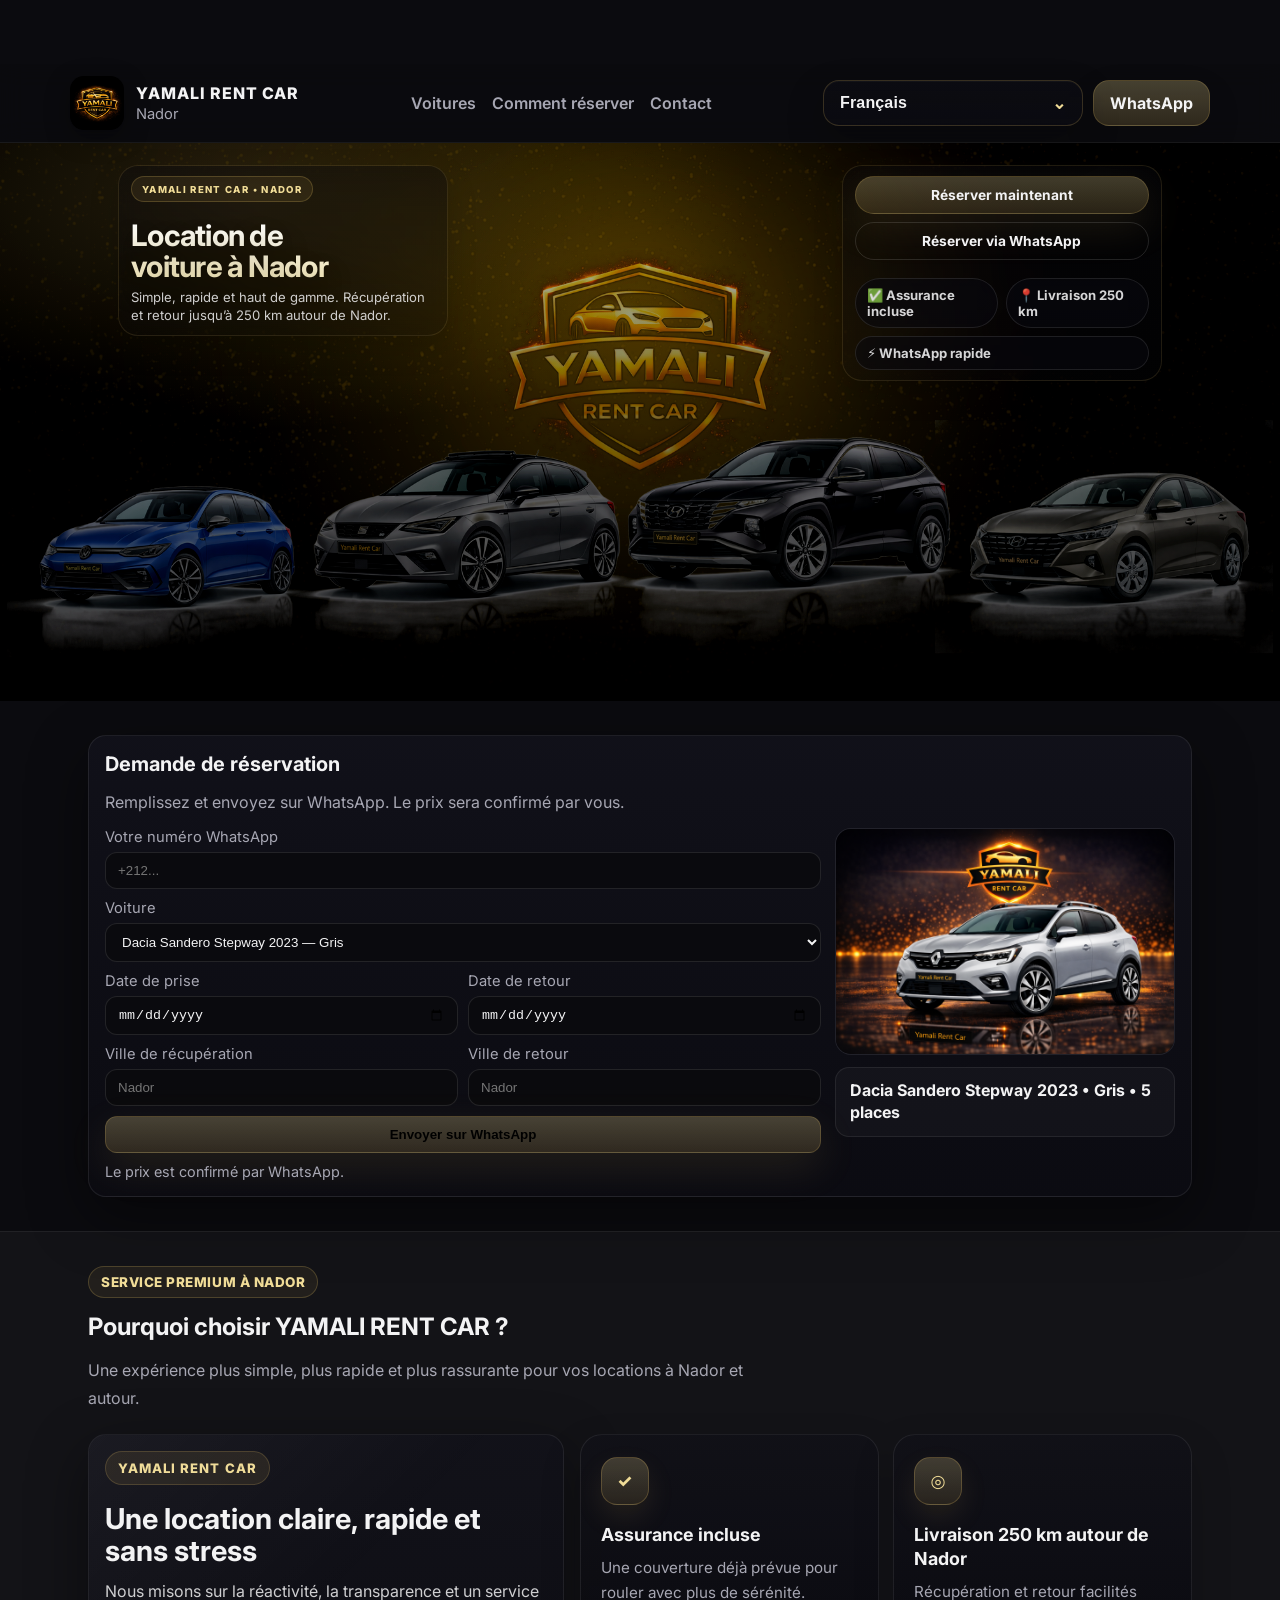
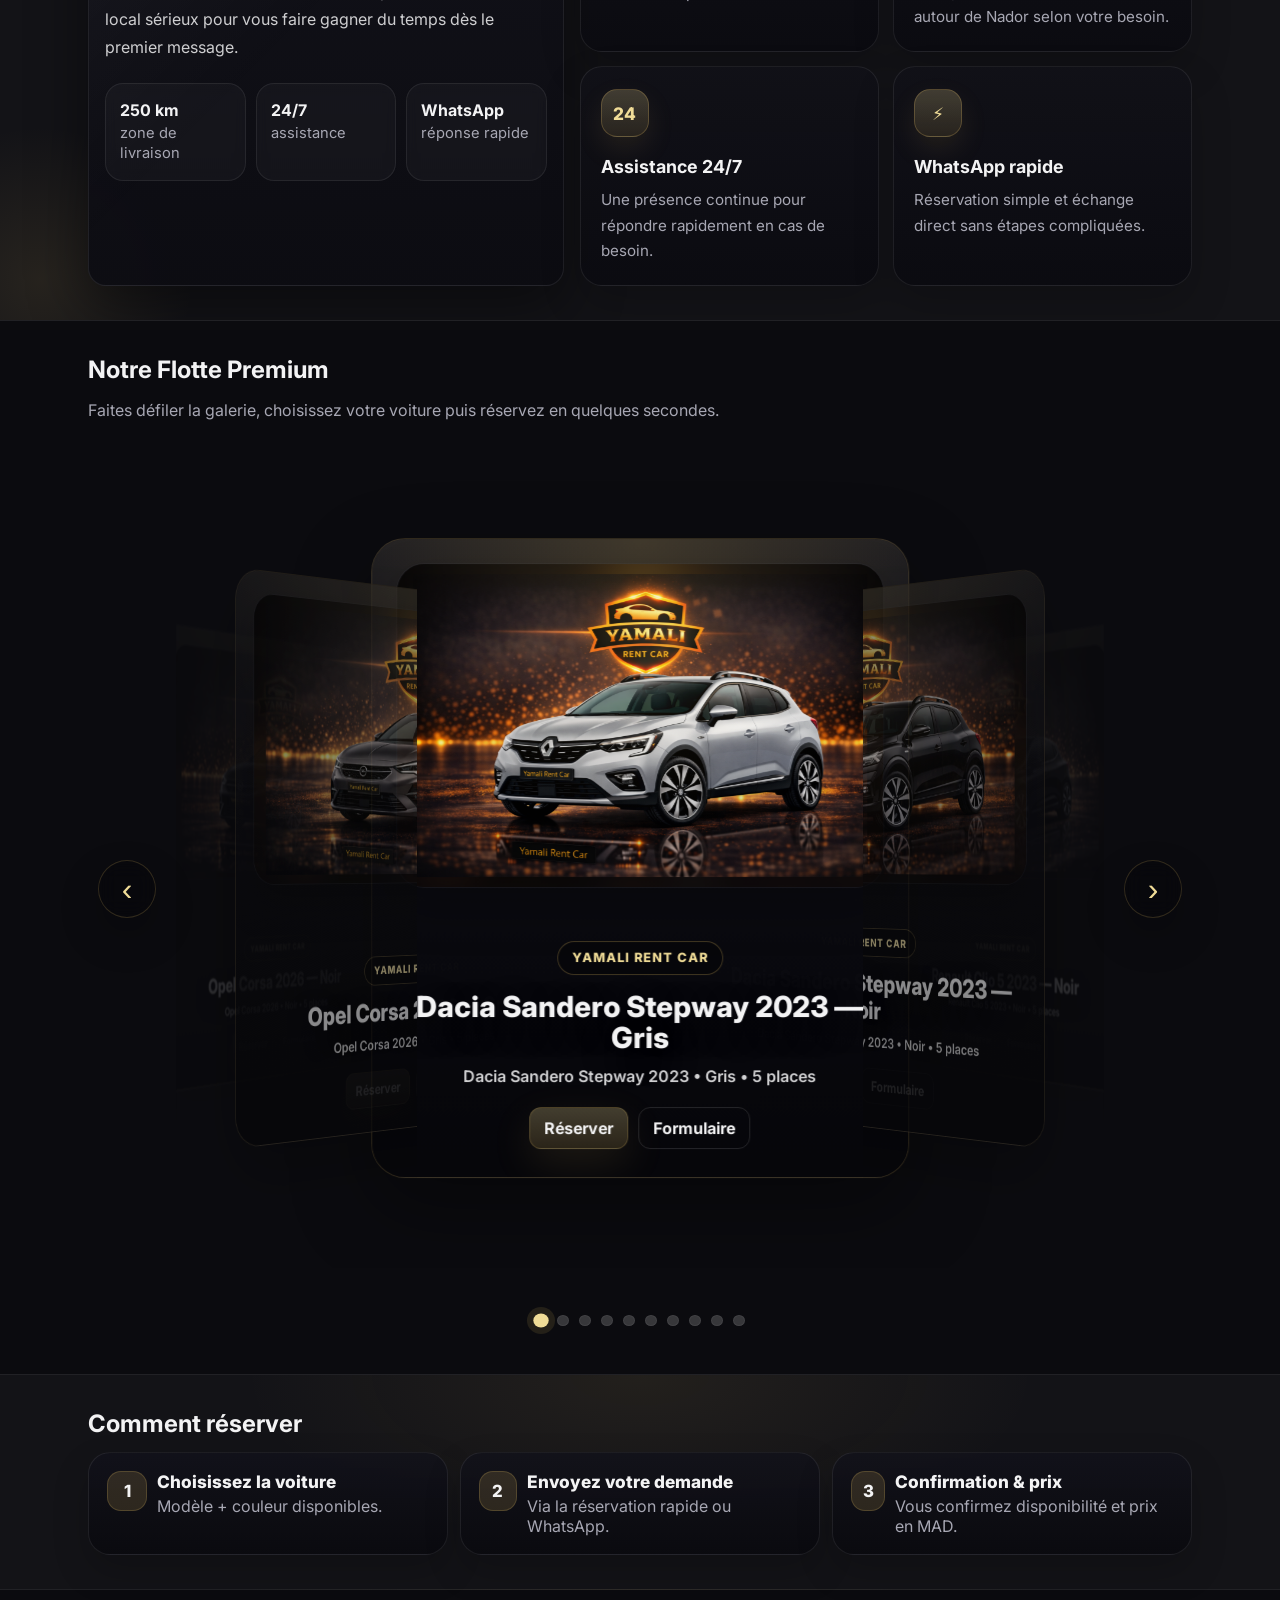
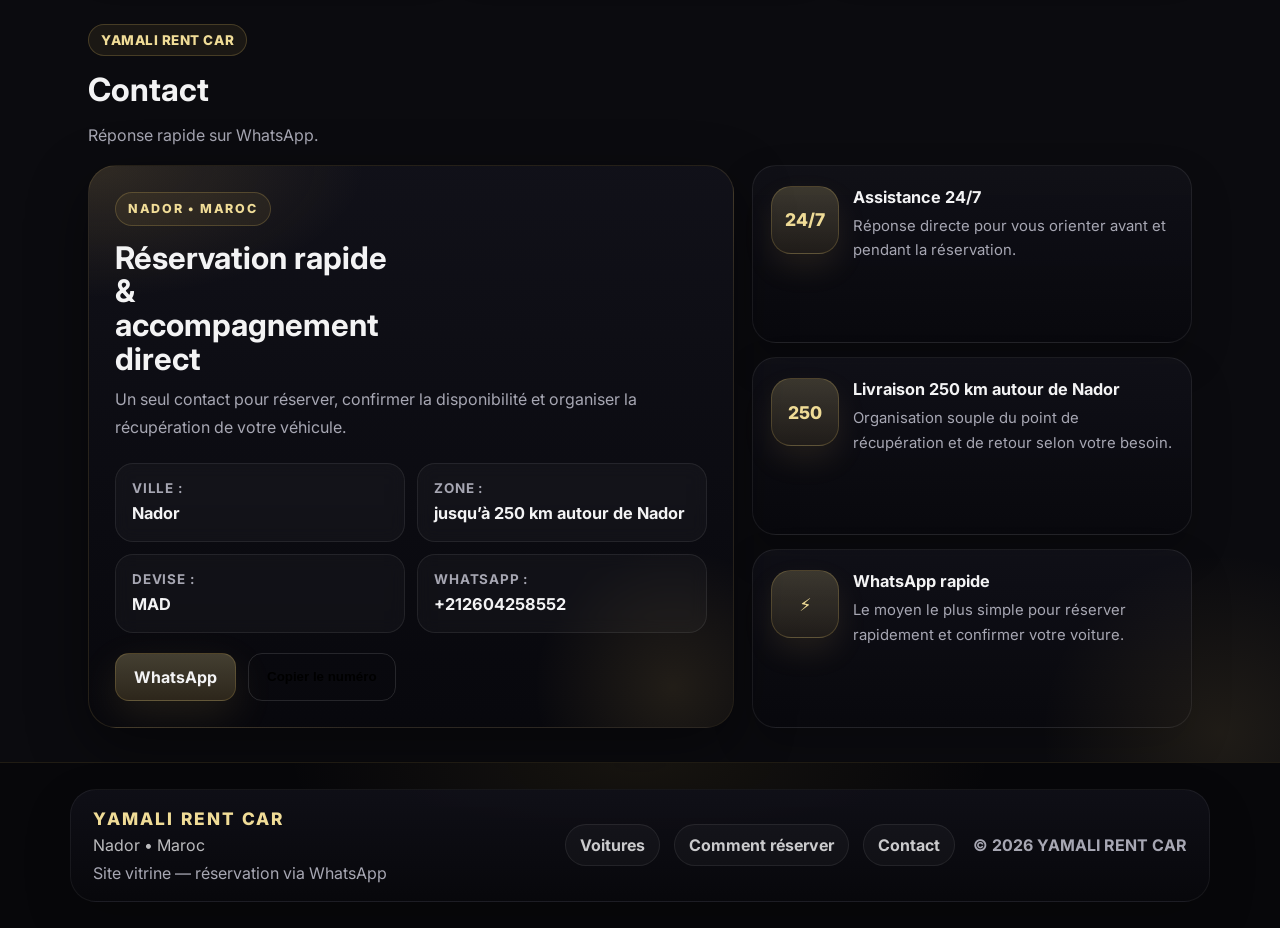
<file: index.html>
<!doctype html>
<html lang="fr" dir="ltr">
<head>
  <meta charset="utf-8" />
  <meta name="viewport" content="width=device-width, initial-scale=1" />
  <title>YAMALI RENT CAR — Nador | Location de voiture</title>
  <meta name="description" content="YAMALI RENT CAR à Nador — réservation rapide via WhatsApp. Récupération et retour jusqu’à 250 km autour de Nador." />
  <link rel="icon" href="assets/logo.png" />
  <link rel="preconnect" href="https://fonts.googleapis.com">
  <link rel="preconnect" href="https://fonts.gstatic.com" crossorigin>
  <link href="https://fonts.googleapis.com/css2?family=Inter:wght@400;600;800&family=Noto+Kufi+Arabic:wght@400;600;800&display=swap" rel="stylesheet">
  <link rel="stylesheet" href="styles.css?v=14" />
</head>
<body>
  <header class="header">
    <div class="container header__inner">
      <a class="brand" href="#top" aria-label="YAMALI RENT CAR">
        <img src="assets/logo.png" alt="YAMALI RENT CAR" class="brand__logo" />
        <div class="brand__text">
          <div class="brand__name">YAMALI RENT CAR</div>
          <div class="brand__city">Nador</div>
        </div>
      </a>

      <nav class="nav">
        <a href="#cars" data-i18n="nav_cars">Voitures</a>
        <a href="#how" data-i18n="nav_how">Comment réserver</a>
        <a href="#contact" data-i18n="nav_contact">Contact</a>
      </nav>

      <div class="actions">
        <div class="langMenu" id="langMenu">
          <button class="langMenu__trigger" id="langTrigger" type="button" aria-haspopup="listbox" aria-expanded="false" aria-label="Choisir la langue">
            <span class="langMenu__current" id="langCurrentLabel">Français</span>
            <span class="langMenu__chevron" aria-hidden="true">⌄</span>
          </button>

          <div class="langMenu__dropdown" id="langDropdown" role="listbox" aria-label="Choisir la langue">
            <button class="langMenu__option is-active" type="button" data-lang-option="fr">Français</button>
            <button class="langMenu__option" type="button" data-lang-option="ar">العربية</button>
            <button class="langMenu__option" type="button" data-lang-option="en">English</button>
            <button class="langMenu__option" type="button" data-lang-option="nl">Nederlands</button>
            <button class="langMenu__option" type="button" data-lang-option="de">Deutsch</button>
          </div>

          <select class="langSelect srOnly" id="langSelect" aria-hidden="true" tabindex="-1">
            <option value="fr">Français</option>
            <option value="ar">العربية</option>
            <option value="en">English</option>
            <option value="nl">Nederlands</option>
            <option value="de">Deutsch</option>
          </select>
        </div>
        <a class="btn btn--primary" id="waTop" target="_blank" rel="noopener" href="https://wa.me/212604258552" data-i18n="cta_whatsapp">WhatsApp</a>
      </div>
    </div>
  </header>

  <main id="top">
    <section class="heroCover" aria-label="Hero">
      <div class="heroCover__bg" role="img" aria-label="Showroom"></div>
      <div class="container heroCover__inner">
        <div class="heroCover__rail">
          <div class="heroCover__panel heroCover__panel--left">
            <div class="heroCover__eyebrow">YAMALI RENT CAR • NADOR</div>
            <div class="heroCover__textWrap">
              <h1 data-i18n="hero_title">Location de voiture à Nador</h1>
              <p class="lead" data-i18n="hero_sub">Simple, rapide et haut de gamme. Récupération et retour jusqu’à 250 km autour de Nador.</p>
            </div>
          </div>

          <div class="heroCover__panel heroCover__panel--right">
            <div class="heroCover__cta">
              <a class="btn btn--primary" href="#reserve" data-i18n="cta_reserve">Réserver maintenant</a>
              <a class="btn btn--ghost" id="waHero" target="_blank" rel="noopener" href="https://wa.me/212604258552" data-i18n="cta_reserve_whatsapp">Réserver via WhatsApp</a>
            </div>

            <div class="badges">
              <div class="badge" data-i18n="badge_1">✅ Assurance incluse</div>
              <div class="badge" data-i18n="badge_2">📍 Livraison 250 km</div>
              <div class="badge" data-i18n="badge_3">⚡ WhatsApp rapide</div>
            </div>
          </div>
        </div>
      </div>
    </section>

    <section class="section" id="reserve">
      <div class="container">
        <div class="card">
          <div class="reserveHeader">
            <div>
              <h2 data-i18n="card_title">Demande de réservation</h2>
              <p class="muted" data-i18n="card_sub">Remplissez et envoyez sur WhatsApp. Le prix sera confirmé par vous.</p>
            </div>
          </div>

          <div class="reserve__grid">
            <form id="quickForm" class="reserve__form">
              <label>
                <span data-i18n="f_whatsapp">Votre numéro WhatsApp</span>
                <input id="clientPhone" type="tel" placeholder="+212..." required />
              </label>

              <label>
                <span data-i18n="f_car">Voiture</span>
                <select id="carSelect"></select>
              </label>

              <div class="grid2">
                <label>
                  <span data-i18n="f_pickup_date">Date de prise</span>
                  <input id="pickupDate" type="date" required />
                </label>
                <label>
                  <span data-i18n="f_return_date">Date de retour</span>
                  <input id="returnDate" type="date" required />
                </label>
              </div>

              <div class="grid2">
                <label>
                  <span data-i18n="f_pickup_city">Ville de récupération</span>
                  <input id="pickupCity" type="text" placeholder="Nador" />
                </label>
                <label>
                  <span data-i18n="f_return_city">Ville de retour</span>
                  <input id="returnCity" type="text" placeholder="Nador" />
                </label>
              </div>

              <button class="btn btn--primary btn--full" type="submit" data-i18n="f_send">
                Envoyer sur WhatsApp
              </button>
              <p class="hint" data-i18n="f_hint">Le prix est confirmé par WhatsApp.</p>
            </form>

            <div class="reserve__preview">
              <div class="preview__frame">
                <img id="carPreview" src="assets/cars/car_01.svg" alt="Aperçu voiture" />
              </div>
              <div class="preview__meta" id="carMeta"></div>
            </div>
          </div>
        </div>
      </div>
    </section>

    <section class="section section--alt whySection" id="why">
      <div class="container">
        <div class="section__head whySection__head">
          <div>
            <span class="section__eyebrow" data-i18n="why_eyebrow">Service premium à Nador</span>
            <h2 data-i18n="why_title">Pourquoi choisir YAMALI RENT CAR ?</h2>
            <p class="muted whySection__sub" data-i18n="why_sub">Une expérience plus simple, plus rapide et plus rassurante pour vos locations à Nador et autour.</p>
          </div>
        </div>

        <div class="whyShowcase">
          <div class="whyIntro card">
            <div class="whyIntro__badge">YAMALI RENT CAR</div>
            <h3 data-i18n="why_lead_title">Une location claire, rapide et sans stress</h3>
            <p data-i18n="why_lead_text">Nous misons sur la réactivité, la transparence et un service local sérieux pour vous faire gagner du temps dès le premier message.</p>

            <div class="whyStats">
              <div class="whyStat">
                <strong>250 km</strong>
                <span data-i18n="why_stat_1">zone de livraison</span>
              </div>
              <div class="whyStat">
                <strong>24/7</strong>
                <span data-i18n="why_stat_2">assistance</span>
              </div>
              <div class="whyStat">
                <strong>WhatsApp</strong>
                <span data-i18n="why_stat_3">réponse rapide</span>
              </div>
            </div>
          </div>

          <div class="whyCards">
            <article class="whyCard">
              <div class="whyCard__icon">✓</div>
              <div>
                <h3 data-i18n="why_1">Assurance incluse</h3>
                <p data-i18n="why_1_desc">Une couverture déjà prévue pour rouler avec plus de sérénité.</p>
              </div>
            </article>

            <article class="whyCard">
              <div class="whyCard__icon">◎</div>
              <div>
                <h3 data-i18n="why_2">Livraison 250 km autour de Nador</h3>
                <p data-i18n="why_2_desc">Récupération et retour facilités autour de Nador selon votre besoin.</p>
              </div>
            </article>

            <article class="whyCard">
              <div class="whyCard__icon">24</div>
              <div>
                <h3 data-i18n="why_3">Assistance 24/7</h3>
                <p data-i18n="why_3_desc">Une présence continue pour répondre rapidement en cas de besoin.</p>
              </div>
            </article>

            <article class="whyCard">
              <div class="whyCard__icon">⚡</div>
              <div>
                <h3 data-i18n="why_4">WhatsApp rapide</h3>
                <p data-i18n="why_4_desc">Réservation simple et échange direct sans étapes compliquées.</p>
              </div>
            </article>
          </div>
        </div>
      </div>
    </section>

    <section id="cars" class="section">
      <div class="container">
        <div class="section__head">
          <h2 data-i18n="cars_title">Nos voitures</h2>
          <p class="muted" data-i18n="cars_sub">Modèles 2023–2026. Choisissez un modèle + couleur, puis réservez via WhatsApp.</p>
        </div>

        <div class="cars cars--carousel" id="carsGrid"></div>
      </div>
    </section>

    <section id="how" class="section section--alt">
      <div class="container">
        <div class="section__head">
          <h2 data-i18n="how_title">Comment réserver</h2>
        </div>

        <div class="steps">
          <div class="step">
            <div class="step__n">1</div>
            <div>
              <div class="step__t" data-i18n="how_1_t">Choisissez la voiture</div>
              <div class="muted" data-i18n="how_1_s">Modèle + couleur disponibles.</div>
            </div>
          </div>
          <div class="step">
            <div class="step__n">2</div>
            <div>
              <div class="step__t" data-i18n="how_2_t">Envoyez votre demande</div>
              <div class="muted" data-i18n="how_2_s">Via la réservation rapide ou WhatsApp.</div>
            </div>
          </div>
          <div class="step">
            <div class="step__n">3</div>
            <div>
              <div class="step__t" data-i18n="how_3_t">Confirmation & prix</div>
              <div class="muted" data-i18n="how_3_s">Vous confirmez disponibilité et prix en MAD.</div>
            </div>
          </div>
        </div>
      </div>
    </section>

    <section id="contact" class="section section--contactPremium">
      <div class="container">
        <div class="section__head section__head--premium">
          <span class="section__eyebrow">YAMALI RENT CAR</span>
          <h2 data-i18n="contact_title">Contact</h2>
          <p class="muted" data-i18n="contact_sub">Réponse rapide sur WhatsApp.</p>
        </div>

        <div class="contactPremium">
          <div class="contactPremium__main card">
            <div class="contactPremium__glow" aria-hidden="true"></div>
            <div class="contactPremium__header">
              <div class="contactPremium__tag">NADOR • MAROC</div>
              <h3 data-i18n="contact_card_title">Réservation rapide & accompagnement direct</h3>
              <p class="muted" data-i18n="contact_card_text">Un seul contact pour réserver, confirmer la disponibilité et organiser la récupération de votre véhicule.</p>
            </div>

            <div class="contactPremium__info">
              <div class="contactPremium__item">
                <span class="contactPremium__label" data-i18n="contact_city">Ville :</span>
                <strong>Nador</strong>
              </div>
              <div class="contactPremium__item">
                <span class="contactPremium__label" data-i18n="contact_area">Zone :</span>
                <strong data-i18n="contact_area_val">jusqu’à 250 km autour de Nador</strong>
              </div>
              <div class="contactPremium__item">
                <span class="contactPremium__label" data-i18n="contact_currency">Devise :</span>
                <strong>MAD</strong>
              </div>
              <div class="contactPremium__item">
                <span class="contactPremium__label" data-i18n="contact_phone">WhatsApp :</span>
                <strong id="phoneText"></strong>
              </div>
            </div>

            <div class="contact__cta contactPremium__cta">
              <a class="btn btn--primary" id="waBottom" target="_blank" rel="noopener" href="https://wa.me/212604258552" data-i18n="cta_whatsapp">WhatsApp</a>
              <button class="btn btn--ghost" id="copyBtn" type="button" data-i18n="cta_copy">Copier le numéro</button>
              <span class="hint" id="copyHint"></span>
            </div>
          </div>

          <div class="contactPremium__side">
            <article class="contactMiniCard">
              <div class="contactMiniCard__icon">24/7</div>
              <div>
                <h3 data-i18n="why_3">Assistance 24/7</h3>
                <p data-i18n="contact_chip_support">Réponse directe pour vous orienter avant et pendant la réservation.</p>
              </div>
            </article>

            <article class="contactMiniCard">
              <div class="contactMiniCard__icon">250</div>
              <div>
                <h3 data-i18n="why_2">Livraison 250 km autour de Nador</h3>
                <p data-i18n="contact_chip_delivery">Organisation souple du point de récupération et de retour selon votre besoin.</p>
              </div>
            </article>

            <article class="contactMiniCard">
              <div class="contactMiniCard__icon">⚡</div>
              <div>
                <h3 data-i18n="why_4">WhatsApp rapide</h3>
                <p data-i18n="contact_chip_whatsapp">Le moyen le plus simple pour réserver rapidement et confirmer votre voiture.</p>
              </div>
            </article>
          </div>
        </div>
      </div>
    </section>
  </main>

  <footer class="footer">
    <div class="container footer__shell">
      <div class="footer__brandBlock">
        <div class="footer__brandLine">YAMALI RENT CAR</div>
        <div class="footer__brandCity">Nador • Maroc</div>
        <p class="muted footer__note" data-i18n="footer_note">Site vitrine — réservation via WhatsApp</p>
      </div>

      <div class="footer__nav">
        <a href="#cars" data-i18n="nav_cars">Voitures</a>
        <a href="#how" data-i18n="nav_how">Comment réserver</a>
        <a href="#contact" data-i18n="nav_contact">Contact</a>
      </div>

      <div class="footer__copy">© <span id="year"></span> YAMALI RENT CAR</div>
    </div>
  </footer>

  <script src="script.js?v=14"></script>
</body>
</html>
</file>
<file: styles.css>
:root{
  --bg:#0b0b0f;
  --card:#12121a;
  --txt:#f3f3f4;
  --muted:#a7a7b3;
  --gold:#d6b25e;
  --gold2:#f0dc97;
  --border:rgba(214,178,94,.22);
  --shadow: 0 20px 60px rgba(0,0,0,.45);
}
*{box-sizing:border-box}
html,body{margin:0;padding:0}
body{
  font-family: Inter, system-ui, -apple-system, Segoe UI, Roboto, Arial, sans-serif;
  background: var(--bg);
  color: var(--txt);
}
[dir="rtl"] body{font-family:"Noto Kufi Arabic", Inter, system-ui, sans-serif;}
a{color:inherit;text-decoration:none}
.container{max-width:1140px;margin:0 auto;padding:0 18px}

.header{
  position:sticky;top:0;z-index:50;
  backdrop-filter: blur(12px);
  background: rgba(11,11,15,.65);
  border-bottom:1px solid rgba(255,255,255,.06);
}
.header__inner{display:flex;align-items:center;justify-content:space-between;gap:12px;padding:12px 0}
.brand{display:flex;align-items:center;gap:12px}
.brand__logo{width:54px;height:54px;object-fit:cover;border-radius:14px;box-shadow:0 8px 24px rgba(0,0,0,.35)}
.brand__name{font-weight:800;letter-spacing:.06em}
.brand__city{color:var(--muted);font-size:.92rem;margin-top:2px}
.nav{display:flex;gap:16px}
.nav a{color:var(--muted);font-weight:600}
.nav a:hover{color:var(--txt)}
.actions{display:flex;gap:10px;align-items:center}
.lang{
  background:transparent;border:1px solid rgba(255,255,255,.14);
  color:var(--txt);padding:10px 12px;border-radius:12px;cursor:pointer;
}
.btn{
  display:inline-flex;align-items:center;justify-content:center;
  padding:10px 14px;border-radius:12px;font-weight:700;gap:8px;
  border:1px solid rgba(255,255,255,.12);
  transition: transform .12s ease, border-color .12s ease, background .12s ease;
}
.btn--primary{
  background: linear-gradient(180deg, rgba(240,220,151,.26), rgba(214,178,94,.18));
  border-color: var(--border);
  box-shadow: 0 14px 40px rgba(214,178,94,.12);
}
.btn--primary:hover{transform:translateY(-1px); border-color: rgba(214,178,94,.36)}
.btn--ghost{background:transparent}
.btn--full{width:100%}

.heroCover{
  position:relative;
  min-height: 72vh;
  display:flex;
  align-items:flex-end;
  padding: 34px 0 26px;
  overflow:hidden;
}
.heroCover__bg{
  position:absolute; inset:0;
  background-image: url("/assets/showroom/showroom_01.svg");
  background-size: cover;
  background-position: center;
  transform: scale(1.02);
  filter: saturate(1.05) contrast(1.05);
}
.heroCover__bg:after{
  content:"";
  position:absolute; inset:0;
  background: radial-gradient(900px 420px at 20% 10%, rgba(214,178,94,.20), transparent 55%),
              linear-gradient(180deg, rgba(0,0,0,.25), rgba(0,0,0,.78));
}
.heroCover__inner{
  position:relative;
  max-width: 900px;
  padding-bottom: 10px;
}
.heroCover h1{
  font-size: 3.0rem; line-height:1.05; margin: 0 0 10px;
  text-shadow: 0 20px 50px rgba(0,0,0,.6);
}
.lead{color: rgba(243,243,244,.86); font-size:1.12rem; line-height:1.6; margin:0 0 16px; max-width: 760px}
.heroCover__cta{display:flex;gap:10px;flex-wrap:wrap}
.badges{display:flex;gap:8px;flex-wrap:wrap;margin-top:16px}
.badge{
  border:1px solid rgba(255,255,255,.10);
  background: rgba(18,18,26,.55);
  padding:8px 10px;border-radius:999px;color:rgba(243,243,244,.88);font-weight:700;
}

.section{padding:34px 0}
.section--alt{background: rgba(255,255,255,.03);border-top:1px solid rgba(255,255,255,.06);border-bottom:1px solid rgba(255,255,255,.06)}
.section__head{margin-bottom:14px}
.section__head h2{margin:0 0 6px}

.section__eyebrow{display:inline-flex;align-items:center;gap:8px;padding:7px 12px;border-radius:999px;border:1px solid rgba(214,178,94,.24);background:rgba(214,178,94,.08);color:var(--gold2);font-size:.84rem;font-weight:800;letter-spacing:.04em;text-transform:uppercase;margin-bottom:14px}

.whySection{position:relative;overflow:hidden}
.whySection:before{
  content:"";
  position:absolute;inset:auto auto -120px -120px;
  width:320px;height:320px;border-radius:50%;
  background:radial-gradient(circle, rgba(214,178,94,.10), transparent 68%);
  pointer-events:none;
}
.whySection__head{margin-bottom:22px}
.whySection__sub{max-width:700px;line-height:1.7}
.whyShowcase{display:grid;grid-template-columns:minmax(280px, 1.05fr) minmax(0, 1.35fr);gap:16px;align-items:stretch}
.whyIntro{
  position:relative;
  padding:24px;
  border-radius:24px;
  overflow:hidden;
  background:
    radial-gradient(420px 240px at 18% 0%, rgba(214,178,94,.16), transparent 62%),
    linear-gradient(180deg, rgba(20,20,29,.98), rgba(10,10,16,.96));
  border:1px solid rgba(214,178,94,.14);
}
.whyIntro:after{
  content:"";
  position:absolute;inset:0;
  background:linear-gradient(135deg, rgba(255,255,255,.04), transparent 45%);
  pointer-events:none;
}
.whyIntro__badge{
  display:inline-flex;align-items:center;justify-content:center;
  min-height:34px;padding:0 12px;border-radius:999px;
  border:1px solid rgba(214,178,94,.20);
  background:rgba(214,178,94,.10);
  color:var(--gold2);font-weight:800;font-size:.82rem;letter-spacing:.08em;
}
.whyIntro h3{margin:18px 0 10px;font-size:1.8rem;line-height:1.12;max-width:420px}
.whyIntro p{margin:0;color:rgba(243,243,244,.84);line-height:1.75;max-width:500px}
.whyStats{display:grid;grid-template-columns:repeat(3, minmax(0,1fr));gap:10px;margin-top:22px}
.whyStat{
  padding:16px 14px;border-radius:18px;
  border:1px solid rgba(255,255,255,.08);
  background:rgba(255,255,255,.03);
  backdrop-filter:blur(6px);
}
.whyStat strong{display:block;font-size:1rem;color:var(--txt);margin-bottom:4px}
.whyStat span{display:block;color:var(--muted);font-size:.92rem;line-height:1.35}
.whyCards{display:grid;grid-template-columns:repeat(2, minmax(0,1fr));gap:14px}
.whyCard{
  position:relative;
  padding:22px 20px;
  border-radius:22px;
  border:1px solid rgba(255,255,255,.08);
  background:linear-gradient(180deg, rgba(17,17,24,.92), rgba(11,11,16,.90));
  box-shadow:0 18px 40px rgba(0,0,0,.18);
  min-height:176px;
  transition:transform .18s ease, border-color .18s ease, box-shadow .18s ease;
}
.whyCard:hover{transform:translateY(-3px);border-color:rgba(214,178,94,.24);box-shadow:0 22px 54px rgba(0,0,0,.24)}
.whyCard__icon{
  width:48px;height:48px;border-radius:16px;
  display:flex;align-items:center;justify-content:center;
  margin-bottom:18px;
  background:linear-gradient(180deg, rgba(240,220,151,.22), rgba(214,178,94,.12));
  border:1px solid rgba(214,178,94,.26);
  color:var(--gold2);font-weight:800;font-size:1.08rem;
  box-shadow:0 12px 28px rgba(214,178,94,.10);
}
.whyCard h3{margin:0 0 8px;font-size:1.12rem;line-height:1.35}
.whyCard p{margin:0;color:var(--muted);line-height:1.65;font-size:.95rem}

.card{
  background: linear-gradient(180deg, rgba(18,18,26,.92), rgba(12,12,18,.92));
  border:1px solid rgba(255,255,255,.08);
  border-radius:18px;padding:16px;box-shadow:var(--shadow);
}
.card h2{margin:0 0 6px;font-size:1.25rem}
.muted{color:var(--muted)}
.hint{margin:0;color:var(--muted);font-size:.9rem}
.hint.small{margin-top:10px;font-size:.85rem}

.reserve__grid{display:grid;grid-template-columns: 1fr 340px;gap:14px;margin-top:12px}
.reserve__preview .preview__frame{
  border-radius:16px;
  border:1px solid rgba(255,255,255,.08);
  overflow:hidden;
  background: rgba(18,18,26,.55);
}
.reserve__preview img{display:block;width:100%;height:auto;opacity:0;transform:translateY(3px);transition:opacity .18s ease, transform .18s ease}
.reserve__preview img.show{opacity:1;transform:translateY(0)}
.preview__meta{margin-top:10px;color:var(--muted);font-weight:700;line-height:1.35}

form{display:flex;flex-direction:column;gap:10px}
label span{display:block;color:var(--muted);font-size:.92rem;margin-bottom:6px}
input,select{
  width:100%;padding:10px 12px;border-radius:12px;
  background: rgba(10,10,14,.9);
  border:1px solid rgba(255,255,255,.10);
  color:var(--txt);
}
.grid2{display:grid;grid-template-columns: 1fr 1fr;gap:10px}

.cars{display:grid;grid-template-columns: repeat(2, 1fr);gap:12px}
.car{
  padding:14px;border-radius:16px;
  border:1px solid rgba(255,255,255,.08);
  background: rgba(18,18,26,.55);
  display:grid;grid-template-columns: 140px 1fr;gap:12px;align-items:center;
}
.car__img{
  height:170px;
border-radius:14px;overflow:hidden;border:1px solid rgba(255,255,255,.08);
  background: rgba(18,18,26,.55);
}
.car__img img{display:block;width:100%;height:100%;object-fit:cover}
.car__name{font-weight:800}
.car__sub{color:var(--muted);margin-top:4px}
.car__actions{margin-top:10px;display:flex;gap:10px;flex-wrap:wrap}

.steps{display:grid;grid-template-columns: repeat(3, 1fr);gap:12px}
.step{display:flex;gap:10px;align-items:flex-start;padding:14px;border-radius:16px;border:1px solid rgba(255,255,255,.08);background: rgba(18,18,26,.55)}
.step__n{width:34px;height:34px;border-radius:12px;background: rgba(214,178,94,.16);border:1px solid var(--border);display:flex;align-items:center;justify-content:center;font-weight:800}
.step__t{font-weight:800;margin-bottom:4px}

.contact__card{max-width:560px}
.contact__line{margin:8px 0}
.contact__cta{display:flex;gap:10px;flex-wrap:wrap;margin-top:12px;align-items:center}
.footer{padding:18px 0;border-top:1px solid rgba(255,255,255,.06);background: rgba(0,0,0,.25)}
.footer__inner{display:flex;justify-content:space-between;gap:10px;flex-wrap:wrap;color:var(--muted)}

@media (max-width: 980px){
  .nav{display:none}
  .cars{grid-template-columns:1fr}
  .steps{grid-template-columns:1fr}
  .reserve__grid{grid-template-columns: 1fr}
  .heroCover h1{font-size:2.05rem}
  .whyShowcase{grid-template-columns:1fr}
}

@media (max-width: 720px){
  .whyIntro{padding:20px}
  .whyIntro h3{font-size:1.45rem}
  .whyStats{grid-template-columns:1fr}
  .whyCards{grid-template-columns:1fr}
  .whyCard{min-height:auto;padding:18px}
}


/* V4 fix: always show preview images (avoid opacity hidden on some browsers/caches) */
.reserve__preview img{opacity:1 !important;transform:none !important;}
/* FIX GLOBAL: le header fixe cache le contenu */
:root { --navH: 20px; }  /* si besoin: 88px ou 104px */

body {
  padding-top: var(--navH) !important;
}

/* le hero n'a plus besoin d'être poussé trop bas */
.hero {
  padding-top: 40px !important;
}
section, .section {
  scroll-margin-top: calc(var(--navH) + 16px);
}




/* V7 – gallery cards + wider language selector */
.langWrap{position:relative;display:flex;align-items:center}
.langSelect{
  min-width:240px;
  height:44px;
  padding:0 42px 0 14px;
  border-radius:14px;
  border:1px solid rgba(255,255,255,.14);
  background:linear-gradient(180deg, rgba(18,18,26,.96), rgba(10,10,15,.96));
  color:var(--txt);
  font-weight:700;
  cursor:pointer;
  outline:none;
  appearance:none;
  -webkit-appearance:none;
  box-shadow:0 12px 28px rgba(0,0,0,.16);
}
.langWrap:after{
  content:"⌄";
  position:absolute;
  right:14px;
  top:50%;
  transform:translateY(-50%);
  color:var(--gold2);
  pointer-events:none;
  font-size:1rem;
}
[dir="rtl"] .langSelect{padding:0 14px 0 42px}
[dir="rtl"] .langWrap:after{right:auto;left:14px}

.reserve__preview .preview__meta{
  margin-top:12px;
  padding:12px 14px;
  border-radius:14px;
  border:1px solid rgba(255,255,255,.08);
  background:rgba(255,255,255,.03);
  color:var(--txt);
}

.cars--gallery{
  display:grid;
  grid-template-columns:repeat(3, minmax(0,1fr));
  gap:16px;
}
.galleryCard{
  position:relative;
  min-height:380px;
  border-radius:24px;
  overflow:hidden;
  border:1px solid rgba(255,255,255,.08);
  background:#0f1017;
  box-shadow:0 20px 50px rgba(0,0,0,.24);
  isolation:isolate;
}
.galleryCard::after{
  content:"";
  position:absolute;
  inset:0;
  background:linear-gradient(180deg, rgba(0,0,0,.05) 0%, rgba(0,0,0,.15) 30%, rgba(0,0,0,.72) 100%);
  z-index:1;
  pointer-events:none;
}
.galleryCard__imgWrap,
.galleryCard__img{
  width:100%;
  height:100%;
}
.galleryCard__img{
  display:block;
  object-fit:cover;
  transition:transform .35s ease;
}
.galleryCard:hover .galleryCard__img{transform:scale(1.04)}
.galleryCard__overlay{
  position:absolute;
  inset:auto 0 0;
  z-index:2;
  padding:18px;
}
.galleryCard__topline{
  display:inline-flex;
  align-items:center;
  padding:6px 10px;
  border-radius:999px;
  background:rgba(214,178,94,.16);
  border:1px solid rgba(214,178,94,.28);
  color:var(--gold2);
  font-size:.74rem;
  font-weight:800;
  letter-spacing:.08em;
  text-transform:uppercase;
  margin-bottom:12px;
}
.galleryCard__name{
  font-size:1.2rem;
  font-weight:800;
  line-height:1.35;
  margin-bottom:6px;
}
.galleryCard__meta{
  color:rgba(243,243,244,.82);
  line-height:1.55;
  min-height:48px;
}
.galleryCard__actions{
  display:flex;
  flex-wrap:wrap;
  gap:10px;
  margin-top:14px;
}
.galleryCard__actions .btn{
  min-width:122px;
  backdrop-filter:blur(6px);
}

@media (max-width: 1120px){
  .cars--gallery{grid-template-columns:repeat(2, minmax(0,1fr))}
}

@media (max-width: 980px){
  .langSelect{min-width:210px}
}

@media (max-width: 720px){
  .actions{width:100%;justify-content:space-between;gap:8px}
  .langSelect{min-width:180px;max-width:100%}
  .cars--gallery{grid-template-columns:1fr}
  .galleryCard{min-height:350px}
  .galleryCard__overlay{padding:16px}
  .galleryCard__actions .btn{flex:1 1 0}
}


/* V8 – rotating premium fleet carousel */
.cars--carousel{display:block}
.fleetCarousel{
  position:relative;
  margin-top:18px;
  padding:10px 88px 72px;
}
.fleetCarousel__viewport{
  position:relative;
  height:820px;
  overflow:hidden;
  perspective:2200px;
  perspective-origin:center center;
}
.fleetCarousel__track{
  position:relative;
  width:100%;
  height:100%;
  transform-style:preserve-3d;
}
.fleetCard{
  position:absolute;
  left:50%;
  top:50%;
  width:min(42vw, 680px);
  aspect-ratio:0.84;
  transform:translate(-50%, -50%);
  transform-style:preserve-3d;
  border-radius:34px;
  overflow:hidden;
  border:1px solid rgba(214,178,94,.22);
  background:linear-gradient(180deg, rgba(20,20,28,.94), rgba(7,7,12,.99));
  box-shadow:0 30px 80px rgba(0,0,0,.38);
  transition:transform .78s cubic-bezier(.22,.8,.2,1), opacity .58s ease, filter .58s ease;
  cursor:pointer;
  user-select:none;
}
.fleetCard::before{
  content:"";
  position:absolute;
  inset:0;
  border-radius:inherit;
  background:linear-gradient(180deg, rgba(240,220,151,.08), transparent 24%);
  opacity:.85;
  pointer-events:none;
  z-index:1;
}
.fleetCard__media{
  position:absolute;
  inset:0;
  z-index:1;
  display:flex;
  align-items:flex-start;
  justify-content:center;
  padding:24px 24px 0;
}
.fleetCard__art{
  position:relative;
  width:100%;
  aspect-ratio:3 / 2;
  border-radius:28px;
  overflow:hidden;
  border:1px solid rgba(255,255,255,.08);
  background:rgba(12,12,18,.82);
  box-shadow:0 20px 45px rgba(0,0,0,.28);
}
.fleetCard__art::before{
  content:"";
  position:absolute;
  inset:-6%;
  background-image:var(--fleet-card-image);
  background-size:contain;
  background-repeat:no-repeat;
  background-position:center center;
  filter:blur(18px) brightness(.32);
  transform:scale(1.04);
  z-index:0;
}
.fleetCard__img{
  position:relative;
  z-index:1;
  display:block;
  width:100%;
  height:100%;
  object-fit:contain;
  object-position:center center;
  padding:10px 12px;
}
.fleetCard__shade{
  position:absolute;
  inset:0;
  background:
    linear-gradient(180deg, rgba(6,6,10,.02) 0%, rgba(6,6,10,0) 26%, rgba(6,6,10,.78) 100%),
    radial-gradient(circle at 50% 0%, rgba(214,178,94,.18), transparent 42%);
  z-index:1;
  pointer-events:none;
}
.fleetCard__content{
  position:absolute;
  inset:auto 0 0;
  z-index:2;
  padding:24px 28px 28px;
  text-align:center;
}
.fleetCard__brand{
  display:inline-flex;
  align-items:center;
  justify-content:center;
  min-height:34px;
  padding:0 14px;
  border-radius:999px;
  border:1px solid rgba(214,178,94,.28);
  background:rgba(0,0,0,.24);
  color:var(--gold2);
  font-size:.8rem;
  font-weight:800;
  letter-spacing:.08em;
  text-transform:uppercase;
}
.fleetCard__model{
  margin-top:16px;
  font-size:1.82rem;
  line-height:1.08;
  font-weight:800;
  text-shadow:0 10px 28px rgba(0,0,0,.55);
}
.fleetCard__meta{
  margin-top:10px;
  color:rgba(243,243,244,.86);
  line-height:1.55;
  font-weight:600;
}
.fleetCard__actions{
  display:flex;
  justify-content:center;
  flex-wrap:wrap;
  gap:10px;
  margin-top:18px;
}
.fleetCard[data-state="active"] .fleetCard__actions{opacity:1}
.fleetCard:not([data-state="active"]) .fleetCard__actions{opacity:.18;pointer-events:none}
.fleetCarousel__nav{
  position:absolute;
  top:50%;
  transform:translateY(-50%);
  width:58px;
  height:58px;
  border-radius:50%;
  border:1px solid rgba(214,178,94,.2);
  background:rgba(7,7,12,.72);
  backdrop-filter:blur(10px);
  color:var(--gold2);
  font-size:2rem;
  line-height:1;
  display:flex;
  align-items:center;
  justify-content:center;
  cursor:pointer;
  z-index:40;
  box-shadow:0 18px 40px rgba(0,0,0,.22);
}
.fleetCarousel__nav:hover{border-color:rgba(214,178,94,.36);background:rgba(10,10,16,.9)}
.fleetCarousel__nav--prev{left:10px}
.fleetCarousel__nav--next{right:10px}
.fleetCarousel__dots{
  position:absolute;
  left:50%;
  bottom:14px;
  transform:translateX(-50%);
  display:flex;
  gap:10px;
  flex-wrap:wrap;
  justify-content:center;
  max-width:min(100%, 620px);
}
.fleetCarousel__dot{
  width:11px;
  height:11px;
  border-radius:50%;
  border:0;
  background:rgba(255,255,255,.18);
  box-shadow:0 0 0 1px rgba(255,255,255,.06) inset;
  cursor:pointer;
  transition:transform .25s ease, background .25s ease, box-shadow .25s ease;
}
.fleetCarousel__dot.is-active{
  transform:scale(1.28);
  background:var(--gold2);
  box-shadow:0 0 0 5px rgba(214,178,94,.12);
}

@media (max-width: 1180px){
  .fleetCarousel{padding:10px 74px 68px}
  .fleetCarousel__viewport{height:760px}
  .fleetCard{width:min(50vw, 610px)}
  .fleetCard__model{font-size:1.6rem}
  .fleetCard__media{padding:20px 20px 0}
}

@media (max-width: 820px){
  .fleetCarousel{padding:0 0 64px}
  .fleetCarousel__viewport{height:600px}
  .fleetCard{width:min(86vw, 460px);border-radius:26px}
  .fleetCard__content{padding:20px 18px 22px}
  .fleetCard__model{font-size:1.28rem}
  .fleetCard__meta{font-size:.94rem}
  .fleetCard__media{padding:16px 16px 0}
  .fleetCard__art{border-radius:22px}
  .fleetCarousel__nav{top:auto;bottom:6px;transform:none;width:48px;height:48px;font-size:1.65rem}
  .fleetCarousel__nav--prev{left:calc(50% - 68px)}
  .fleetCarousel__nav--next{right:calc(50% - 68px)}
  .fleetCarousel__dots{bottom:22px;max-width:calc(100% - 140px)}
}

@media (max-width: 560px){
  .actions{align-items:stretch}
  .langWrap{flex:1 1 auto}
  .langSelect{width:100%;min-width:0}
  .fleetCarousel__viewport{height:560px}
  .fleetCard{width:min(92vw, 360px);aspect-ratio:.9}
  .fleetCard__brand{font-size:.72rem}
  .fleetCard__media{padding:14px 14px 0}
  .fleetCard__content{padding:18px 14px 18px}
  .fleetCard__actions .btn{flex:1 1 0;min-width:0}
}

/* V11 – premium language menu, hero refinement, bottom section upgrade */
.srOnly{
  position:absolute !important;
  width:1px !important;
  height:1px !important;
  padding:0 !important;
  margin:-1px !important;
  overflow:hidden !important;
  clip:rect(0, 0, 0, 0) !important;
  white-space:nowrap !important;
  border:0 !important;
}

.actions{gap:12px}

.langMenu{
  position:relative;
  min-width:255px;
}
.langMenu__trigger{
  width:100%;
  min-height:48px;
  padding:0 16px 0 18px;
  border-radius:16px;
  border:1px solid rgba(214,178,94,.22);
  background:
    linear-gradient(180deg, rgba(20,20,29,.96), rgba(9,9,14,.96)),
    radial-gradient(circle at top left, rgba(240,220,151,.14), transparent 45%);
  box-shadow:0 16px 36px rgba(0,0,0,.28), inset 0 1px 0 rgba(255,255,255,.03);
  color:var(--txt);
  display:flex;
  align-items:center;
  justify-content:space-between;
  gap:12px;
  font-weight:700;
  letter-spacing:.01em;
  cursor:pointer;
  transition:border-color .18s ease, transform .18s ease, box-shadow .18s ease;
}
.langMenu__trigger:hover,
.langMenu__trigger:focus-visible{
  border-color:rgba(214,178,94,.38);
  box-shadow:0 20px 44px rgba(0,0,0,.34), 0 0 0 4px rgba(214,178,94,.08);
  outline:none;
}
.langMenu__current{
  display:flex;
  align-items:center;
  gap:10px;
  min-width:0;
  white-space:nowrap;
  overflow:hidden;
  text-overflow:ellipsis;
}
.langMenu__chevron{
  color:var(--gold2);
  font-size:1.05rem;
  transition:transform .2s ease;
}
.langMenu.is-open .langMenu__chevron{transform:rotate(180deg)}
.langMenu__dropdown{
  position:absolute;
  top:calc(100% + 10px);
  left:0;
  right:0;
  padding:10px;
  border-radius:18px;
  border:1px solid rgba(214,178,94,.18);
  background:linear-gradient(180deg, rgba(17,17,24,.98), rgba(7,7,11,.98));
  box-shadow:0 24px 60px rgba(0,0,0,.42);
  display:grid;
  gap:6px;
  opacity:0;
  transform:translateY(-6px);
  pointer-events:none;
  transition:opacity .18s ease, transform .18s ease;
  z-index:80;
}
.langMenu.is-open .langMenu__dropdown{
  opacity:1;
  transform:translateY(0);
  pointer-events:auto;
}
.langMenu__option{
  width:100%;
  border:1px solid transparent;
  background:rgba(255,255,255,.02);
  color:rgba(243,243,244,.88);
  border-radius:14px;
  padding:12px 14px;
  text-align:left;
  font-weight:700;
  cursor:pointer;
  transition:background .16s ease, border-color .16s ease, color .16s ease, transform .16s ease;
}
.langMenu__option:hover,
.langMenu__option:focus-visible,
.langMenu__option.is-active{
  background:linear-gradient(180deg, rgba(240,220,151,.16), rgba(214,178,94,.08));
  border-color:rgba(214,178,94,.26);
  color:var(--txt);
  outline:none;
}
.langMenu__option:hover{transform:translateX(2px)}
[dir="rtl"] .langMenu__option{text-align:right}

.heroCover{
  min-height:68vh;
  padding:24px 0 26px;
}
.heroCover__inner{
  max-width:760px;
}
.heroCover__panel{
  max-width:700px;
  padding:26px 28px 24px;
  border-radius:30px;
  border:1px solid rgba(214,178,94,.16);
  background:
    radial-gradient(520px 260px at 10% 0%, rgba(214,178,94,.14), transparent 58%),
    linear-gradient(180deg, rgba(9,9,14,.58), rgba(9,9,14,.38));
  backdrop-filter:blur(12px);
  box-shadow:0 24px 65px rgba(0,0,0,.28);
}
.heroCover__eyebrow{
  display:inline-flex;
  align-items:center;
  min-height:34px;
  padding:0 14px;
  border-radius:999px;
  border:1px solid rgba(214,178,94,.24);
  background:rgba(214,178,94,.10);
  color:var(--gold2);
  font-size:.76rem;
  font-weight:800;
  letter-spacing:.16em;
  text-transform:uppercase;
  margin-bottom:16px;
}
.heroCover h1{
  font-size:clamp(2.25rem, 4.9vw, 3.5rem);
  line-height:1.02;
  margin:0 0 12px;
  max-width:12ch;
  letter-spacing:-.03em;
  text-shadow:0 18px 40px rgba(0,0,0,.42);
}
.heroCover h1,
.heroCover h1 *{
  background:linear-gradient(180deg, #ffffff 0%, #f4e9be 92%);
  -webkit-background-clip:text;
  background-clip:text;
  color:transparent;
}
.lead{
  max-width:640px;
  font-size:1.04rem;
}
.heroCover__cta .btn{
  min-height:48px;
  padding-inline:18px;
  border-radius:14px;
}
.badges{margin-top:18px;gap:10px}
.badge{
  background:rgba(10,10,15,.58);
  backdrop-filter:blur(8px);
  padding:10px 13px;
}

#how.section--alt{
  background:
    radial-gradient(640px 280px at 50% 0%, rgba(214,178,94,.08), transparent 62%),
    rgba(255,255,255,.03);
}
.step{
  padding:18px;
  border-radius:22px;
  background:linear-gradient(180deg, rgba(18,18,26,.9), rgba(10,10,15,.94));
  box-shadow:0 16px 36px rgba(0,0,0,.18);
  transition:transform .18s ease, border-color .18s ease, box-shadow .18s ease;
}
.step:hover{
  transform:translateY(-3px);
  border-color:rgba(214,178,94,.22);
  box-shadow:0 22px 54px rgba(0,0,0,.24);
}
.step__n{
  width:40px;
  height:40px;
  border-radius:14px;
  font-size:1.05rem;
}
.step__t{font-size:1.08rem}

.section--contactPremium{
  position:relative;
  overflow:hidden;
}
.section--contactPremium::before{
  content:"";
  position:absolute;
  right:-120px;
  bottom:-150px;
  width:360px;
  height:360px;
  border-radius:50%;
  background:radial-gradient(circle, rgba(214,178,94,.10), transparent 70%);
  pointer-events:none;
}
.section__head--premium{margin-bottom:20px}
.section__head--premium h2{font-size:2rem}
.contactPremium{
  display:grid;
  grid-template-columns:minmax(0, 1.25fr) minmax(290px, .85fr);
  gap:18px;
  align-items:stretch;
}
.contactPremium__main{
  position:relative;
  padding:26px;
  border-radius:28px;
  overflow:hidden;
  border:1px solid rgba(214,178,94,.14);
  background:
    radial-gradient(460px 220px at 0% 0%, rgba(214,178,94,.16), transparent 60%),
    linear-gradient(180deg, rgba(17,17,25,.98), rgba(8,8,13,.98));
}
.contactPremium__glow{
  position:absolute;
  inset:auto -80px -100px auto;
  width:280px;
  height:280px;
  border-radius:50%;
  background:radial-gradient(circle, rgba(214,178,94,.12), transparent 70%);
  pointer-events:none;
}
.contactPremium__header,
.contactPremium__info,
.contactPremium__cta{position:relative;z-index:1}
.contactPremium__tag{
  display:inline-flex;
  align-items:center;
  min-height:34px;
  padding:0 12px;
  border-radius:999px;
  border:1px solid rgba(214,178,94,.24);
  background:rgba(214,178,94,.08);
  color:var(--gold2);
  font-size:.78rem;
  font-weight:800;
  letter-spacing:.14em;
  text-transform:uppercase;
  margin-bottom:16px;
}
.contactPremium__header h3{
  margin:0 0 10px;
  font-size:1.95rem;
  line-height:1.08;
  max-width:14ch;
}
.contactPremium__header p{
  margin:0;
  max-width:640px;
  line-height:1.72;
}
.contactPremium__info{
  display:grid;
  grid-template-columns:repeat(2, minmax(0,1fr));
  gap:12px;
  margin-top:22px;
}
.contactPremium__item{
  display:flex;
  flex-direction:column;
  gap:6px;
  padding:16px 16px 15px;
  border-radius:18px;
  border:1px solid rgba(255,255,255,.08);
  background:rgba(255,255,255,.03);
  backdrop-filter:blur(8px);
}
.contactPremium__label{
  color:var(--muted);
  font-size:.84rem;
  font-weight:700;
  text-transform:uppercase;
  letter-spacing:.06em;
}
.contactPremium__item strong{
  font-size:1.02rem;
  line-height:1.45;
}
.contactPremium__cta{
  margin-top:20px;
  gap:12px;
}
.contactPremium__cta .btn{
  min-height:48px;
  padding-inline:18px;
  border-radius:14px;
}
.contactPremium__side{
  display:grid;
  gap:14px;
}
.contactMiniCard{
  padding:20px 18px;
  border-radius:24px;
  border:1px solid rgba(255,255,255,.08);
  background:linear-gradient(180deg, rgba(17,17,24,.9), rgba(9,9,14,.96));
  box-shadow:0 18px 42px rgba(0,0,0,.20);
  display:grid;
  grid-template-columns:68px 1fr;
  gap:14px;
  align-items:start;
}
.contactMiniCard__icon{
  width:68px;
  height:68px;
  border-radius:20px;
  display:flex;
  align-items:center;
  justify-content:center;
  background:linear-gradient(180deg, rgba(240,220,151,.20), rgba(214,178,94,.10));
  border:1px solid rgba(214,178,94,.24);
  color:var(--gold2);
  font-weight:800;
  font-size:1.1rem;
  box-shadow:0 14px 30px rgba(214,178,94,.10);
}
.contactMiniCard h3{
  margin:0 0 6px;
  font-size:1.02rem;
  line-height:1.35;
}
.contactMiniCard p{
  margin:0;
  color:var(--muted);
  line-height:1.65;
  font-size:.93rem;
}

.footer{
  position:relative;
  padding:26px 0;
  border-top:1px solid rgba(214,178,94,.12);
  background:
    radial-gradient(520px 180px at 50% 0%, rgba(214,178,94,.08), transparent 68%),
    rgba(0,0,0,.34);
}
.footer__shell{
  display:grid;
  grid-template-columns:minmax(0, 1.2fr) auto auto;
  gap:18px;
  align-items:center;
  padding:18px 22px;
  border-radius:26px;
  border:1px solid rgba(255,255,255,.06);
  background:linear-gradient(180deg, rgba(16,16,24,.92), rgba(8,8,12,.96));
  box-shadow:0 18px 48px rgba(0,0,0,.18);
}
.footer__brandLine{
  font-size:1.08rem;
  font-weight:800;
  letter-spacing:.12em;
  color:var(--gold2);
}
.footer__brandCity{
  margin-top:6px;
  color:rgba(243,243,244,.76);
}
.footer__note{
  margin:8px 0 0;
  max-width:360px;
}
.footer__nav{
  display:flex;
  gap:14px;
  flex-wrap:wrap;
}
.footer__nav a{
  padding:10px 14px;
  border-radius:999px;
  border:1px solid rgba(255,255,255,.08);
  background:rgba(255,255,255,.03);
  color:rgba(243,243,244,.82);
  font-weight:700;
  transition:border-color .16s ease, color .16s ease, transform .16s ease;
}
.footer__nav a:hover{
  color:var(--txt);
  border-color:rgba(214,178,94,.22);
  transform:translateY(-1px);
}
.footer__copy{
  color:var(--muted);
  font-weight:700;
  white-space:nowrap;
}

@media (max-width: 980px){
  .langMenu{min-width:220px}
  .heroCover__panel{padding:22px}
  .contactPremium{grid-template-columns:1fr}
  .footer__shell{grid-template-columns:1fr;justify-items:start}
}

@media (max-width: 720px){
  .actions{width:100%;gap:10px;align-items:stretch}
  .langMenu{min-width:0;flex:1 1 auto}
  .langMenu__trigger{min-height:46px}
  .heroCover{min-height:60vh;padding-top:18px}
  .heroCover__panel{padding:20px 18px 18px;border-radius:24px}
  .heroCover__eyebrow{font-size:.68rem;letter-spacing:.11em}
  .heroCover h1{font-size:clamp(2rem, 8vw, 2.7rem)}
  .lead{font-size:.98rem}
  .contactPremium__main{padding:20px}
  .contactPremium__header h3{font-size:1.5rem}
  .contactPremium__info{grid-template-columns:1fr}
  .contactMiniCard{grid-template-columns:56px 1fr;padding:16px}
  .contactMiniCard__icon{width:56px;height:56px;border-radius:16px;font-size:.96rem}
  .footer{padding:22px 0}
  .footer__shell{padding:16px}
}

[dir="rtl"] .langMenu__trigger,
[dir="rtl"] .contactPremium__header,
[dir="rtl"] .contactPremium__item,
[dir="rtl"] .contactMiniCard,
[dir="rtl"] .footer__shell{direction:rtl}
[dir="rtl"] .footer__nav{justify-content:flex-start}
[dir="rtl"] .contactMiniCard{grid-template-columns:1fr 68px}
[dir="rtl"] .contactMiniCard__icon{order:2}
[dir="rtl"] .contactMiniCard > div:last-child{order:1}
@media (max-width: 720px){
  [dir="rtl"] .contactMiniCard{grid-template-columns:1fr 56px}
}



/* V12 – compact premium top bar + lighter hero overlay */
:root{ --navH: 64px; }

.header{
  background: linear-gradient(180deg, rgba(9,9,14,.58), rgba(9,9,14,.28));
  border-bottom: 1px solid rgba(214,178,94,.10);
  box-shadow: 0 10px 30px rgba(0,0,0,.12);
}
.header__inner{
  padding: 8px 0;
  gap: 10px;
}
.brand{gap:10px}
.brand__logo{
  width: 38px;
  height: 38px;
  border-radius: 11px;
  box-shadow: 0 8px 20px rgba(0,0,0,.22);
}
.brand__name{
  font-size: .84rem;
  letter-spacing: .14em;
}
.brand__city{
  font-size: .74rem;
  margin-top: 1px;
}
.nav{gap: 12px}
.nav a{
  font-size: .9rem;
  color: rgba(243,243,244,.82);
}
.actions{gap:8px}
.langMenu{
  min-width: 188px;
}
.langMenu__trigger,
.header .btn{
  min-height: 38px;
  border-radius: 999px;
  padding-inline: 13px;
  font-size: .9rem;
}
.langMenu__trigger{
  background: linear-gradient(180deg, rgba(12,12,18,.90), rgba(12,12,18,.72));
}
.header .btn{
  box-shadow: 0 10px 24px rgba(0,0,0,.10);
}

.heroCover{
  min-height: 72vh;
  align-items: flex-start;
  padding: 14px 0 28px;
}
.heroCover__inner{
  max-width: 1140px;
  padding-top: 6px;
}
.heroCover__panel{
  max-width: min(100%, 1080px);
  display: inline-flex;
  flex-wrap: wrap;
  align-items: center;
  gap: 10px 12px;
  padding: 12px 16px;
  border-radius: 999px;
  border: 1px solid rgba(214,178,94,.14);
  background:
    linear-gradient(180deg, rgba(9,9,14,.46), rgba(9,9,14,.22));
  backdrop-filter: blur(10px);
  box-shadow: 0 16px 42px rgba(0,0,0,.18);
}
.heroCover__eyebrow{
  margin: 0;
  min-height: 28px;
  padding: 0 11px;
  font-size: .66rem;
  letter-spacing: .16em;
}
.heroCover h1{
  margin: 0;
  max-width: none;
  font-size: clamp(1.18rem, 2.8vw, 1.72rem);
  line-height: 1.08;
  letter-spacing: -.025em;
  white-space: nowrap;
  text-shadow: 0 12px 26px rgba(0,0,0,.28);
}
.lead{
  margin: 0;
  max-width: 420px;
  font-size: .95rem;
  line-height: 1.42;
  color: rgba(243,243,244,.84);
}
.heroCover__cta{
  gap: 8px;
  margin-left: auto;
}
.heroCover__cta .btn{
  min-height: 38px;
  padding-inline: 14px;
  border-radius: 999px;
  font-size: .92rem;
}
.badges{
  margin-top: 0;
  gap: 8px;
  width: 100%;
}
.badge{
  padding: 8px 11px;
  font-size: .88rem;
  background: rgba(10,10,15,.48);
}

@media (max-width: 1120px){
  .heroCover__panel{
    display: grid;
    gap: 10px;
    width: min(100%, 760px);
    border-radius: 26px;
    padding: 16px 18px;
  }
  .heroCover__cta{margin-left: 0}
  .heroCover h1{white-space: normal}
  .lead{max-width: 100%}
  .badges{margin-top: 2px}
}

@media (max-width: 980px){
  :root{ --navH: 58px; }
  .brand__text{display:none}
  .header__inner{padding: 7px 0}
  .heroCover{
    min-height: 66vh;
    padding-top: 12px;
  }
}

@media (max-width: 720px){
  :root{ --navH: 54px; }
  .header{
    background: linear-gradient(180deg, rgba(9,9,14,.64), rgba(9,9,14,.34));
  }
  .brand__logo{
    width: 34px;
    height: 34px;
    border-radius: 10px;
  }
  .actions{
    width: auto;
    gap: 8px;
  }
  .langMenu{
    flex: 0 1 auto;
    min-width: 0;
  }
  .langMenu__trigger,
  .header .btn{
    min-height: 34px;
    padding-inline: 10px;
    font-size: .84rem;
  }
  .heroCover{
    min-height: 60vh;
    padding-top: 10px;
  }
  .heroCover__panel{
    width: 100%;
    border-radius: 22px;
    padding: 14px;
    gap: 9px;
  }
  .heroCover__eyebrow{
    min-height: 26px;
    font-size: .62rem;
  }
  .heroCover h1{
    font-size: clamp(1.45rem, 6vw, 2rem);
  }
  .lead{
    font-size: .92rem;
  }
  .heroCover__cta{
    width: 100%;
    display: flex;
    flex-wrap: wrap;
  }
  .heroCover__cta .btn{
    flex: 1 1 210px;
  }
  .badge{
    font-size: .84rem;
  }
}


/* V13 – header restored + split hero left/right to keep center logo visible */
.header{
  background: rgba(11,11,15,.65);
  border-bottom:1px solid rgba(255,255,255,.06);
  box-shadow:none;
}
.header__inner{padding:12px 0;gap:12px}
.brand{gap:12px}
.brand__logo{width:54px;height:54px;border-radius:14px;box-shadow:0 8px 24px rgba(0,0,0,.35)}
.brand__name{font-size:1rem;letter-spacing:.06em}
.brand__city{font-size:.92rem;margin-top:2px}
.nav{gap:16px}
.nav a{font-size:1rem;color:var(--muted)}
.actions{gap:10px}
.langMenu{min-width:260px}
.langMenu__trigger,.header .btn{min-height:46px;border-radius:16px;padding-inline:16px;font-size:1rem}
.langMenu__trigger{background:linear-gradient(180deg, rgba(12,12,18,.90), rgba(12,12,18,.72))}
.header .btn{box-shadow:0 14px 34px rgba(0,0,0,.12)}

.heroCover{
  min-height:62vh;
  align-items:flex-start;
  padding:18px 0 18px;
}
.heroCover__inner{
  max-width:1080px;
  width:100%;
  padding-top:4px;
}
.heroCover__rail{
  display:grid;
  grid-template-columns:minmax(260px, .9fr) minmax(240px, .76fr);
  gap:180px;
  align-items:start;
}
.heroCover__panel{
  padding:10px 12px;
  border-radius:20px;
  border:1px solid rgba(214,178,94,.14);
  background:linear-gradient(180deg, rgba(9,9,14,.42), rgba(9,9,14,.18));
  backdrop-filter:blur(8px);
  box-shadow:0 12px 30px rgba(0,0,0,.16);
}
.heroCover__panel--left{max-width:330px}
.heroCover__panel--right{max-width:320px;justify-self:end}
.heroCover__eyebrow{
  margin:0 0 8px;
  min-height:26px;
  padding:0 10px;
  font-size:.6rem;
  letter-spacing:.14em;
}
.heroCover__textWrap{display:grid;gap:6px}
.heroCover h1{
  margin:0;
  max-width:11ch;
  font-size:clamp(1.2rem, 2.4vw, 1.85rem);
  line-height:1.04;
  letter-spacing:-.025em;
  white-space:normal;
  text-shadow:0 14px 30px rgba(0,0,0,.28);
}
.lead{
  margin:0;
  max-width:100%;
  font-size:.82rem;
  line-height:1.42;
}
.heroCover__cta{
  display:flex;
  flex-wrap:wrap;
  gap:8px;
  margin:0;
}
.heroCover__cta .btn{
  min-height:38px;
  border-radius:999px;
  padding-inline:14px;
  flex:1 1 145px;
  font-size:.86rem;
}
.badges{
  margin-top:8px;
  display:grid;
  grid-template-columns:repeat(2, minmax(0,1fr));
  gap:8px;
}
.badge{
  width:100%;
  justify-content:flex-start;
  padding:8px 11px;
  font-size:.82rem;
  background:rgba(10,10,15,.48);
}
.badge:last-child{grid-column:1 / -1}

@media (max-width: 1300px){
  .heroCover__rail{gap:150px}
}

@media (max-width: 1180px){
  .heroCover__rail{gap:100px}
}

@media (max-width: 1080px){
  .heroCover__rail{
    grid-template-columns:1fr;
    gap:14px;
    max-width:760px;
  }
  .heroCover__panel--right{justify-self:start;max-width:760px}
  .badge{width:auto}
}

@media (max-width: 980px){
  .header__inner{padding:10px 0}
  .langMenu{min-width:220px}
  .heroCover{min-height:58vh;padding-top:18px}
  .heroCover__panel{padding:14px}
}

@media (max-width: 720px){
  .brand__text{display:block}
  .brand__logo{width:42px;height:42px;border-radius:12px}
  .brand__name{font-size:.88rem;letter-spacing:.08em}
  .brand__city{font-size:.78rem}
  .actions{width:100%;gap:10px;align-items:stretch}
  .langMenu{min-width:0;flex:1 1 auto}
  .langMenu__trigger,.header .btn{min-height:42px;border-radius:14px;padding-inline:12px;font-size:.92rem}
  .heroCover{min-height:56vh;padding-top:14px}
  .heroCover__rail{gap:12px}
  .heroCover__panel{width:100%;padding:14px;border-radius:22px}
  .heroCover__eyebrow{font-size:.64rem;min-height:28px}
  .heroCover h1{font-size:clamp(1.55rem, 6.4vw, 2.1rem)}
  .lead{font-size:.9rem}
  .heroCover__cta .btn{flex:1 1 100%;font-size:.92rem}
  .badges{margin-top:10px;display:flex}
  .badge{width:100%;font-size:.88rem}
}

[dir="rtl"] .heroCover__panel--right{justify-self:start}
[dir="rtl"] .heroCover__rail{direction:rtl}
[dir="rtl"] .heroCover__textWrap,[dir="rtl"] .heroCover__cta,[dir="rtl"] .badges{direction:rtl}
</file>
